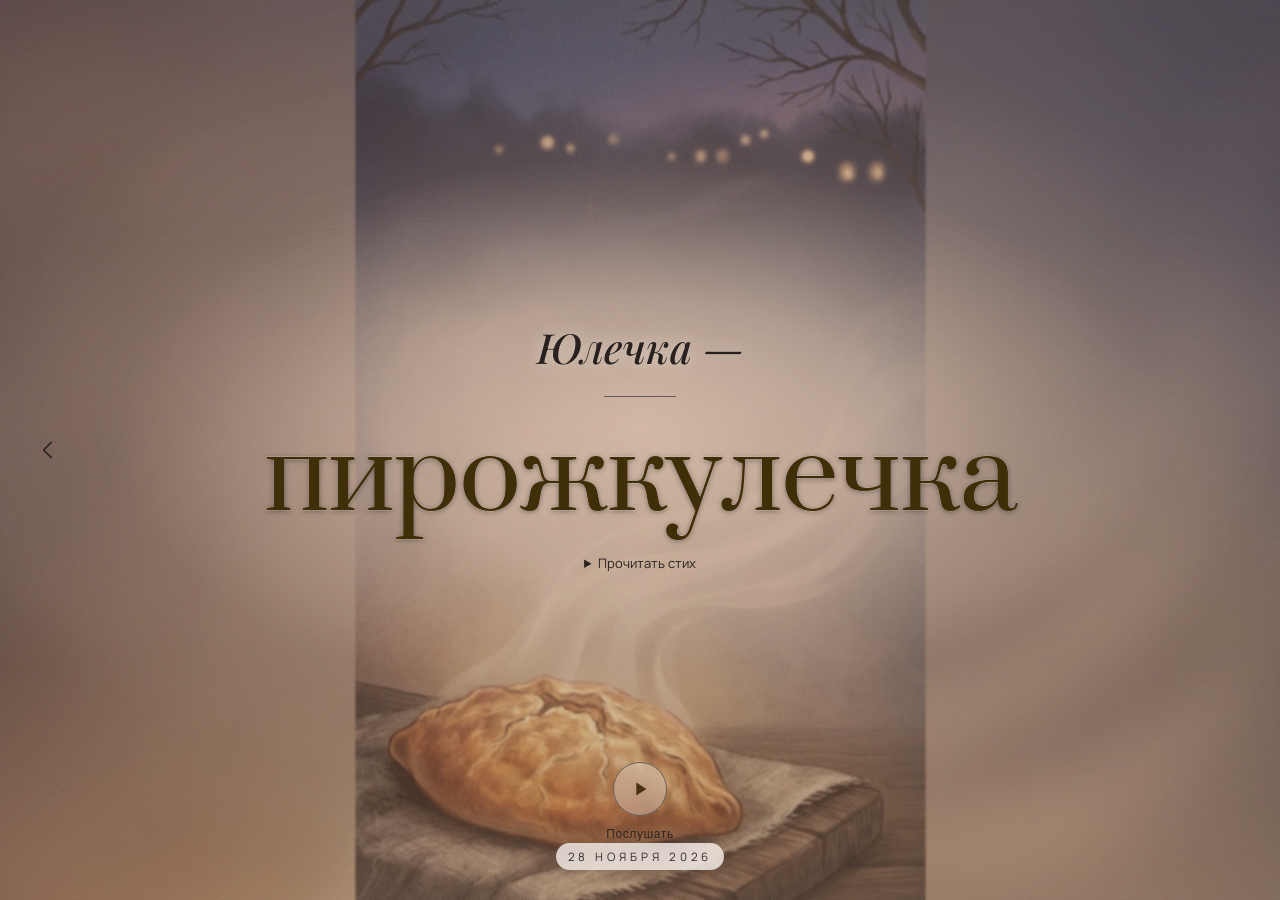
<file: index.html>
<!DOCTYPE html>
<html lang="ru">
<head>
    <meta charset="UTF-8">
    <meta name="viewport" content="width=device-width, initial-scale=1.0">
    <title>Для Юлечки</title>

    <!-- Базовые премиум-шрифты (с кириллицей). Шрифт слова на день подгружается из JS -->
    <link rel="preconnect" href="https://fonts.googleapis.com">
    <link rel="preconnect" href="https://fonts.gstatic.com" crossorigin>
    <link href="https://fonts.googleapis.com/css2?family=Manrope:wght@400;500;600&family=Playfair+Display:ital,wght@0,500;0,600;1,500&display=swap" rel="stylesheet">

    <!-- PWA: установка на экран телефона -->
    <meta name="theme-color" content="#f4e9e3">
    <link rel="manifest" href="manifest.webmanifest">
    <link rel="apple-touch-icon" href="apple-touch-icon.png">
    <link rel="icon" type="image/png" sizes="192x192" href="icon-192.png">
    <meta name="mobile-web-app-capable" content="yes">
    <meta name="apple-mobile-web-app-capable" content="yes">
    <meta name="apple-mobile-web-app-status-bar-style" content="default">
    <meta name="apple-mobile-web-app-title" content="Юлечке">

    <link rel="stylesheet" href="styles.css">
</head>
<body>

    <div id="image-backdrop" aria-hidden="true">
        <img id="image-bg" alt="" decoding="async">
        <video id="video-bg" muted loop autoplay playsinline preload="metadata" aria-hidden="true"></video>
        <i class="image-light a"></i><i class="image-light b"></i>
    </div>
    <div id="art" aria-hidden="true"></div>
    <iframe id="scene" aria-hidden="true" sandbox="allow-scripts" referrerpolicy="no-referrer" hidden></iframe>
    <main class="card">
        <h1 class="name">Юлечка —</h1>
        <div class="rule"></div>
        <p class="rhyme" id="rhyme">…</p>
        <details class="poem" id="poem"><summary>Прочитать стих</summary><p id="poem-text"></p></details>
    </main>
    <div class="date" id="date" hidden></div>
    <button id="play" class="play" type="button" aria-label="Послушать" hidden>
        <svg class="ring" viewBox="0 0 56 56" aria-hidden="true"><circle id="play-ring" cx="28" cy="28" r="26.5"/></svg>
        <svg viewBox="0 0 24 24" width="22" height="22" aria-hidden="true"><path id="play-icon" d="M8 5v14l11-7z"/></svg>
    </button>
    <button id="bell" class="bell" type="button" aria-label="Включить уведомления" hidden>
        <svg viewBox="0 0 24 24" width="20" height="20" stroke-width="1.6" stroke-linecap="round" stroke-linejoin="round" aria-hidden="true">
            <path d="M18 8a6 6 0 0 0-12 0c0 7-3 9-3 9h18s-3-2-3-9"/><path d="M13.7 21a2 2 0 0 1-3.4 0"/>
        </svg>
    </button>
    <button id="nav-prev" class="nav nav-prev" type="button" aria-label="Прошлый день" hidden>
        <svg viewBox="0 0 24 24" width="26" height="26" fill="none" stroke-width="1.6" stroke-linecap="round" stroke-linejoin="round" aria-hidden="true"><path d="M15 5l-7 7 7 7"/></svg>
    </button>
    <button id="nav-next" class="nav nav-next" type="button" aria-label="Следующий день" hidden>
        <svg viewBox="0 0 24 24" width="26" height="26" fill="none" stroke-width="1.6" stroke-linecap="round" stroke-linejoin="round" aria-hidden="true"><path d="M9 5l7 7-7 7"/></svg>
    </button>
    <div id="install" class="install" role="button" tabindex="0" hidden>
        <span id="install-text">Добавить на экран телефона</span>
        <button id="install-close" class="install-x" type="button" aria-label="Скрыть">×</button>
    </div>
    <div id="share-hint" class="install" role="button" tabindex="0" hidden>
        <span>Уведомления включены! Нажми, чтобы отправить код&nbsp;💌</span>
    </div>

    <script src="app.js"></script>
</body>
</html>
</file>
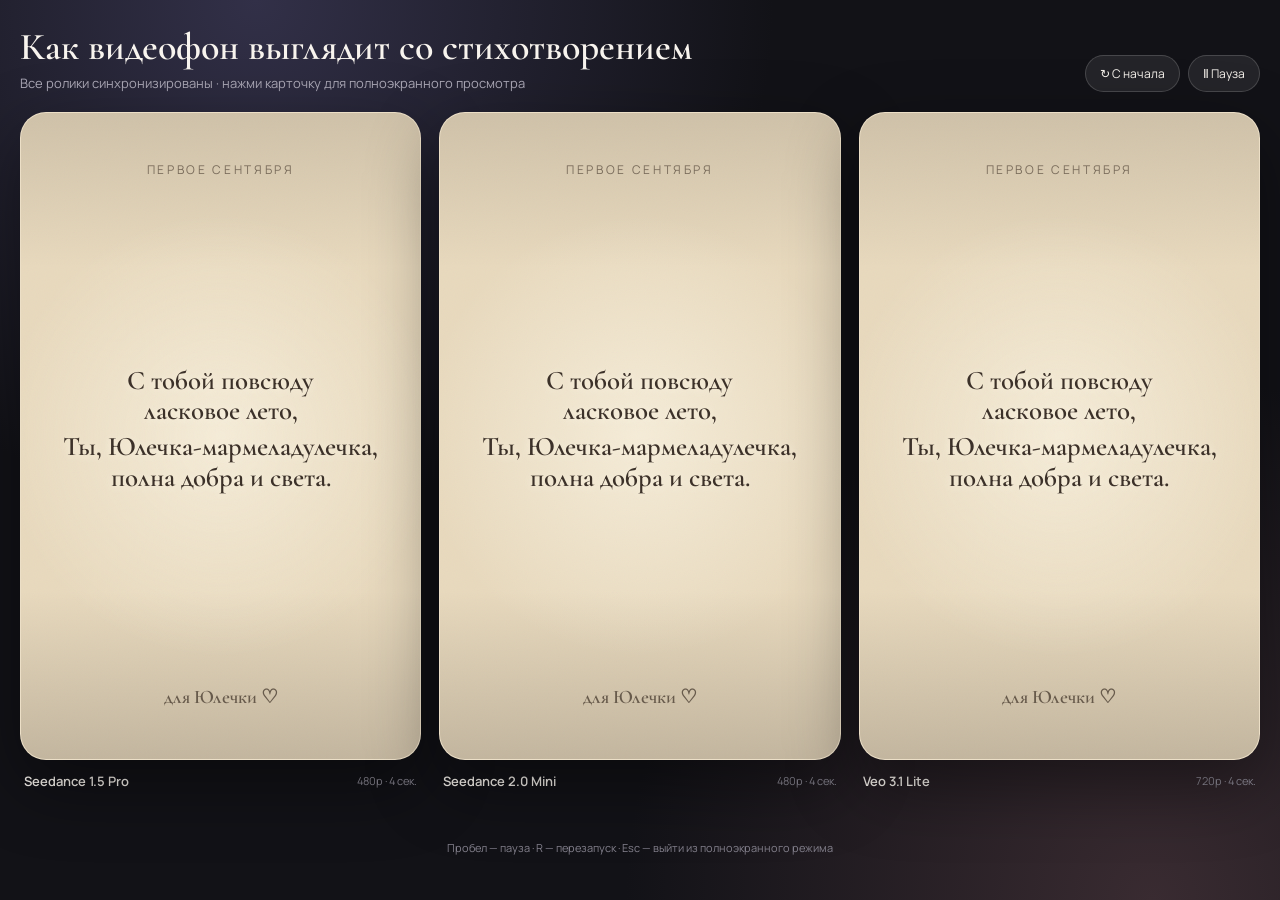
<file: video-tests/preview.html>
<!doctype html>
<html lang="ru">
<head>
  <meta charset="utf-8">
  <meta name="viewport" content="width=device-width, initial-scale=1">
  <title>Сравнение видеофонов — Юлечка</title>
  <style>
    @import url("https://fonts.googleapis.com/css2?family=Cormorant+Garamond:wght@500;600&family=Manrope:wght@400;600&display=swap");

    :root { color-scheme: dark; font-family: Manrope, system-ui, sans-serif; }
    * { box-sizing: border-box; }
    body {
      margin: 0;
      min-height: 100vh;
      color: #f8f4ee;
      background:
        radial-gradient(circle at 20% 0%, #323048 0, transparent 38%),
        radial-gradient(circle at 90% 100%, #392b31 0, transparent 36%),
        #121217;
    }
    header {
      display: flex;
      align-items: end;
      justify-content: space-between;
      gap: 24px;
      width: min(1240px, calc(100% - 40px));
      margin: 0 auto;
      padding: 28px 0 20px;
    }
    h1 { margin: 0 0 6px; font: 600 clamp(24px, 3vw, 38px)/1.05 "Cormorant Garamond", serif; }
    .subtitle { margin: 0; color: #aaa7b5; font-size: 13px; }
    .controls { display: flex; gap: 8px; flex: none; }
    button {
      border: 1px solid rgba(255,255,255,.16);
      border-radius: 999px;
      padding: 9px 14px;
      color: inherit;
      background: rgba(255,255,255,.08);
      cursor: pointer;
      font: inherit;
      font-size: 12px;
      transition: background .2s, transform .2s;
    }
    button:hover { background: rgba(255,255,255,.15); transform: translateY(-1px); }
    .grid {
      display: grid;
      grid-template-columns: repeat(3, minmax(260px, 1fr));
      gap: 18px;
      width: min(1240px, calc(100% - 40px));
      margin: 0 auto;
      padding-bottom: 36px;
    }
    .candidate { min-width: 0; }
    .stage {
      position: relative;
      isolation: isolate;
      overflow: hidden;
      width: 100%;
      aspect-ratio: 9 / 16;
      max-height: 72vh;
      border: 1px solid rgba(255,255,255,.15);
      border-radius: 26px;
      background: #e8d9bd;
      box-shadow: 0 25px 70px rgba(0,0,0,.42);
      cursor: zoom-in;
    }
    video {
      position: absolute;
      inset: 0;
      z-index: -3;
      width: 100%;
      height: 100%;
      object-fit: cover;
    }
    .wash {
      position: absolute;
      inset: 0;
      z-index: -2;
      background:
        radial-gradient(ellipse 72% 45% at 50% 50%, rgba(255,250,235,.58), rgba(255,250,235,.14) 58%, transparent 76%),
        linear-gradient(180deg, rgba(25,20,18,.12), transparent 24%, transparent 74%, rgba(25,20,18,.18));
      pointer-events: none;
    }
    .grain {
      position: absolute;
      inset: 0;
      z-index: -1;
      opacity: .08;
      pointer-events: none;
      background-image: url("data:image/svg+xml,%3Csvg xmlns='http://www.w3.org/2000/svg' width='120' height='120'%3E%3Cfilter id='n'%3E%3CfeTurbulence type='fractalNoise' baseFrequency='.9' numOctaves='2' stitchTiles='stitch'/%3E%3C/filter%3E%3Crect width='100%25' height='100%25' filter='url(%23n)' opacity='.5'/%3E%3C/svg%3E");
    }
    .date {
      position: absolute;
      top: 7.5%;
      left: 50%;
      transform: translateX(-50%);
      color: rgba(63,50,39,.62);
      font-size: clamp(9px, 1vw, 12px);
      letter-spacing: .22em;
      text-transform: uppercase;
      white-space: nowrap;
    }
    .poem {
      position: absolute;
      top: 49%;
      left: 9%;
      right: 9%;
      transform: translateY(-50%);
      color: #3c3129;
      text-align: center;
      text-wrap: balance;
      text-shadow: 0 1px 10px rgba(255,250,235,.88);
    }
    .poem p { margin: .22em 0; font: 600 clamp(21px, 2.1vw, 34px)/1.12 "Cormorant Garamond", Georgia, serif; }
    .signature {
      position: absolute;
      bottom: 8%;
      left: 50%;
      transform: translateX(-50%);
      color: rgba(63,50,39,.72);
      font: 600 clamp(15px, 1.5vw, 20px)/1 "Cormorant Garamond", serif;
      white-space: nowrap;
    }
    .model {
      display: flex;
      align-items: center;
      justify-content: space-between;
      gap: 10px;
      padding: 12px 4px 0;
    }
    .model strong { font-size: 13px; font-weight: 600; }
    .model span { color: #8f8c98; font-size: 11px; }
    .hint { margin: 14px 4px 0; color: #85828e; font-size: 11px; text-align: center; }
    .stage:fullscreen { width: 100vw; height: 100vh; max-height: none; border: 0; border-radius: 0; aspect-ratio: auto; cursor: zoom-out; }
    .stage:fullscreen .poem p { font-size: clamp(28px, 4vw, 54px); }

    @media (max-width: 900px) {
      header { align-items: start; flex-direction: column; }
      .grid {
        grid-template-columns: repeat(3, minmax(78vw, 78vw));
        overflow-x: auto;
        scroll-snap-type: x mandatory;
        padding-right: 11vw;
        scrollbar-width: thin;
      }
      .candidate { scroll-snap-align: center; }
      .stage { max-height: none; }
      .poem p { font-size: clamp(25px, 6vw, 38px); }
    }
  </style>
</head>
<body>
  <header>
    <div>
      <h1>Как видеофон выглядит со стихотворением</h1>
      <p class="subtitle">Все ролики синхронизированы · нажми карточку для полноэкранного просмотра</p>
    </div>
    <div class="controls">
      <button id="restart" type="button">↻ С начала</button>
      <button id="toggle" type="button">Ⅱ Пауза</button>
    </div>
  </header>

  <main class="grid">
    <article class="candidate">
      <div class="stage" tabindex="0" aria-label="Seedance 1.5 Pro, открыть на весь экран">
        <video src="seedance-1-5-pro.mp4" muted loop autoplay playsinline preload="auto"></video>
        <div class="wash"></div><div class="grain"></div>
        <div class="date">первое сентября</div>
        <div class="poem"><p>С тобой повсюду<br>ласковое лето,</p><p>Ты, Юлечка-мармеладулечка,<br>полна добра и света.</p></div>
        <div class="signature">для Юлечки ♡</div>
      </div>
      <div class="model"><strong>Seedance 1.5 Pro</strong><span>480p · 4 сек.</span></div>
    </article>

    <article class="candidate">
      <div class="stage" tabindex="0" aria-label="Seedance 2.0 Mini, открыть на весь экран">
        <video src="seedance-2-0-mini.mp4" muted loop autoplay playsinline preload="auto"></video>
        <div class="wash"></div><div class="grain"></div>
        <div class="date">первое сентября</div>
        <div class="poem"><p>С тобой повсюду<br>ласковое лето,</p><p>Ты, Юлечка-мармеладулечка,<br>полна добра и света.</p></div>
        <div class="signature">для Юлечки ♡</div>
      </div>
      <div class="model"><strong>Seedance 2.0 Mini</strong><span>480p · 4 сек.</span></div>
    </article>

    <article class="candidate">
      <div class="stage" tabindex="0" aria-label="Veo 3.1 Lite, открыть на весь экран">
        <video src="veo-3-1-lite.mp4" muted loop autoplay playsinline preload="auto"></video>
        <div class="wash"></div><div class="grain"></div>
        <div class="date">первое сентября</div>
        <div class="poem"><p>С тобой повсюду<br>ласковое лето,</p><p>Ты, Юлечка-мармеладулечка,<br>полна добра и света.</p></div>
        <div class="signature">для Юлечки ♡</div>
      </div>
      <div class="model"><strong>Veo 3.1 Lite</strong><span>720p · 4 сек.</span></div>
    </article>
  </main>
  <p class="hint">Пробел — пауза · R — перезапуск · Esc — выйти из полноэкранного режима</p>

  <script>
    const videos = [...document.querySelectorAll("video")];
    const toggle = document.getElementById("toggle");
    const restart = document.getElementById("restart");
    let playing = true;

    function restartAll() {
      videos.forEach(video => { video.currentTime = 0; });
      if (playing) videos.forEach(video => video.play().catch(() => {}));
    }
    function toggleAll() {
      playing = !playing;
      videos.forEach(video => playing ? video.play().catch(() => {}) : video.pause());
      toggle.textContent = playing ? "Ⅱ Пауза" : "▶ Играть";
    }
    restart.addEventListener("click", restartAll);
    toggle.addEventListener("click", toggleAll);
    document.querySelectorAll(".stage").forEach(stage => {
      const open = () => stage.requestFullscreen?.();
      stage.addEventListener("click", open);
      stage.addEventListener("keydown", event => {
        if (event.key === "Enter") open();
      });
    });
    document.addEventListener("keydown", event => {
      if (event.code === "Space") { event.preventDefault(); toggleAll(); }
      if (event.key.toLowerCase() === "r") restartAll();
    });
    Promise.allSettled(videos.map(video => video.play())).then(restartAll);
  </script>
</body>
</html>
</file>
<file: styles.css>
:root {
            --canvas: #fbf8f5;
            --ink: #1c1614;
            --ink-soft: #6a5f5a;
            --accent: #b0567a;
            --name-color: #6a5f5a;
            --name-edge: rgba(255, 255, 255, 0.42);
            --rhyme-edge: rgba(255, 255, 255, 0.66);
            --rhyme-shadow: rgba(23, 14, 18, 0.38);
            --line: #d9cfca;
            --mesh: none;
            --rhyme-font: "Playfair Display", serif;   /* JS подменит на шрифт дня */
        }

        * { box-sizing: border-box; }
        html, body { height: 100%; }

        body {
            margin: 0;
            min-height: 100svh;
            display: flex;
            align-items: center;
            justify-content: center;
            padding: clamp(24px, 6vw, 80px);
            font-family: "Manrope", -apple-system, BlinkMacSystemFont, "Segoe UI", sans-serif;
            color: var(--ink);
            background-color: var(--canvas);
            text-align: center;
            user-select: none;
            overflow: hidden;
            -webkit-font-smoothing: antialiased;
            text-rendering: optimizeLegibility;
            transition: background-color 1.4s ease, color 1.4s ease;
        }

        /* Живой mesh-градиент дня */
        body::before {
            content: "";
            position: fixed;
            inset: -30%;
            z-index: -3;
            background-image: var(--mesh);
            background-repeat: no-repeat;
            transition: background-image 1.4s ease;
            animation: drift 28s ease-in-out infinite alternate;
            will-change: transform;
        }

        /* Виньетка + тонкое зерно */
        body::after {
            content: "";
            position: fixed;
            inset: 0;
            z-index: -1;
            pointer-events: none;
            background-image:
                radial-gradient(145% 105% at 50% 38%, transparent 52%, rgba(0,0,0,0.16) 100%),
                url("data:image/svg+xml,%3Csvg xmlns='http://www.w3.org/2000/svg' width='140' height='140'%3E%3Cfilter id='n'%3E%3CfeTurbulence type='fractalNoise' baseFrequency='0.85' numOctaves='2' stitchTiles='stitch'/%3E%3C/filter%3E%3Crect width='100%25' height='100%25' filter='url(%23n)' opacity='0.4'/%3E%3C/svg%3E");
            background-size: cover, 150px 150px;
            background-repeat: no-repeat, repeat;
            opacity: 0.9;
            mix-blend-mode: soft-light;
        }

        /* AI-иллюстрация: cover-фон, спокойный центр и два мягких живых световых слоя */
        #image-backdrop {
            position: fixed;
            inset: -3%;
            z-index: -3;
            overflow: hidden;
            pointer-events: none;
            opacity: 0;
            transition: opacity 1.8s ease;
            --wash-rgb: 251, 248, 245;
            --glow-a: rgba(247, 217, 196, 0.34);
            --glow-b: rgba(200, 162, 216, 0.28);
        }
        #image-backdrop img, #image-backdrop video {
            position: absolute; inset: 0;
            width: 100%; height: 100%; display: block;
            object-fit: cover; object-position: 50% 50%;
            filter: saturate(0.88) contrast(0.92) brightness(0.92);
            transition: opacity 1.2s ease;
        }
        #image-backdrop img {
            transform: scale(1.07);
            animation: imageBreathe 32s ease-in-out infinite alternate;
        }
        #image-backdrop video {
            opacity: 0;
            transform: scale(1.035);
        }
        #image-backdrop.has-video .image-light { opacity: 0.16; animation: none; }
        #image-backdrop::after {
            content: ""; position: absolute; inset: 0;
            background:
                radial-gradient(ellipse 54% 40% at 50% 48%, rgba(var(--wash-rgb),0.88) 0%, rgba(var(--wash-rgb),0.64) 34%, rgba(var(--wash-rgb),0.12) 72%, transparent 100%),
                linear-gradient(180deg, rgba(var(--wash-rgb),0.10), transparent 28%, transparent 72%, rgba(var(--wash-rgb),0.18));
            -webkit-backdrop-filter: blur(0.8px);
                    backdrop-filter: blur(0.8px);
        }
        .image-light {
            position: absolute; width: 68vmax; height: 68vmax; border-radius: 50%;
            filter: blur(48px); opacity: 0.7; mix-blend-mode: soft-light;
            will-change: transform;
        }
        .image-light.a { left: -28vmax; top: -30vmax; background: radial-gradient(circle, var(--glow-a), transparent 68%); animation: lightFloatA 24s ease-in-out infinite alternate; }
        .image-light.b { right: -30vmax; bottom: -32vmax; background: radial-gradient(circle, var(--glow-b), transparent 68%); animation: lightFloatB 29s ease-in-out infinite alternate; }

        /* Фоновый слой дня: SVG-орнамент (#art) или живая JS-сцена в песочнице (#scene) */
        #art, #scene {
            position: fixed;
            inset: 0;
            z-index: -2;
            pointer-events: none;
            opacity: 0;
            transition: opacity 1.6s ease;
            -webkit-mask-image: radial-gradient(72% 52% at 50% 47%, rgba(0,0,0,0.18), rgba(0,0,0,0.6) 46%, #000 78%);
                    mask-image: radial-gradient(72% 52% at 50% 47%, rgba(0,0,0,0.18), rgba(0,0,0,0.6) 46%, #000 78%);
        }
        /* iframe — replaced-элемент: inset:0 сам по себе его НЕ растягивает
           (при width:auto остаётся встроенный размер 300×150 в углу) */
        #scene { border: 0; background: transparent; width: 100%; height: 100%; }
        #art svg { width: 100%; height: 100%; display: block; }

        /* Осознанная анимация орнамента — медленная, в одном ритме с дрейфом фона */
        #art .art-spin { transform-box: view-box; transform-origin: 50% 50%; will-change: transform; }
        #art .art-constellation { animation: artSpin 160s linear infinite; }
        #art .art-petals        { animation: artSpinRev 150s linear infinite; }
        #art .art-orbits        { animation: artSpin 110s linear infinite; }
        #art .art-rays          { animation: artSpin 95s  linear infinite; }
        #art .art-lattice       { animation: artSpinRev 210s linear infinite; }
        #art .art-waves         { animation: artDrift 26s ease-in-out infinite alternate; }
        #art .art-gen           { animation: artSway 30s ease-in-out infinite alternate; }
        #art .tw                { animation: twinkle 4s ease-in-out infinite; }

        @keyframes artSpin    { from { transform: rotate(0deg)    scale(1.45); } to { transform: rotate(360deg)  scale(1.45); } }
        @keyframes artSpinRev { from { transform: rotate(0deg)    scale(1.45); } to { transform: rotate(-360deg) scale(1.45); } }
        @keyframes artSway    { from { transform: rotate(-5deg)   scale(1.16); } to { transform: rotate(5deg)    scale(1.16); } }
        @keyframes artDrift   { from { transform: translateX(-3%) scale(1.12); } to { transform: translateX(3%)  scale(1.12); } }
        @keyframes twinkle    { 0%, 100% { opacity: 0.4; } 50% { opacity: 1; } }

        .card {
            position: relative;
            z-index: 0;
            max-width: 760px;
            width: 100%;
            opacity: 0;
            transform: translateY(14px);
            animation: rise 1.1s cubic-bezier(0.22, 1, 0.36, 1) forwards;
        }

        .eyebrow {
            font-size: clamp(0.7rem, 2.4vw, 0.82rem);
            letter-spacing: 0.42em;
            text-transform: uppercase;
            color: var(--ink-soft);
            margin: 0 0 clamp(20px, 5vw, 34px);
            padding-left: 0.42em;
        }

        .name {
            font-family: "Playfair Display", serif;
            font-weight: 500;
            font-style: italic;
            font-size: clamp(1.6rem, 6vw, 2.6rem);
            line-height: 1;
            color: var(--name-color);
            -webkit-text-stroke: 0.35px var(--name-edge);
            paint-order: stroke fill;
            filter: drop-shadow(0 0 0.2em var(--name-edge));
            transition: color 0.9s ease, filter 0.9s ease;
            margin: 0;
        }

        .rule {
            width: clamp(40px, 12vw, 72px);
            height: 1px;
            margin: clamp(18px, 4vw, 28px) auto;
            background: var(--line);
        }

        .rhyme {
            font-family: var(--rhyme-font);
            font-weight: 500;
            font-size: clamp(3.4rem, 17vw, 7.5rem);
            line-height: 1.02;
            letter-spacing: -0.01em;
            color: var(--accent);
            -webkit-text-stroke: 0.3px var(--rhyme-edge);
            paint-order: stroke fill;
            filter:
                drop-shadow(0 0.015em 0.025em var(--rhyme-shadow));
            transition: color 0.9s ease, filter 0.9s ease;
            margin: 0;
            cursor: pointer;             /* тап по слову переигрывает появление букв */
            -webkit-tap-highlight-color: transparent;
        }
        .rhyme .word { white-space: nowrap; }

        /* Появление по буквам — базовая анимация, набор подменяется классом anim-* */
        .rhyme .ch {
            display: inline-block;
            opacity: 0;
            animation: chRise 0.7s cubic-bezier(0.22, 1, 0.36, 1) both;
        }
        .rhyme.anim-fade  .ch { animation-name: chFade; }
        .rhyme.anim-blur  .ch { animation-name: chBlur; }
        .rhyme.anim-scale .ch { animation-name: chScale; }
        .rhyme.anim-drop  .ch { animation-name: chDrop; }
        .rhyme.anim-glow  .ch { animation-name: chGlow; animation-duration: 1.1s; }
        .rhyme.anim-wave  .ch { animation-name: chWave; }

        .date {
            position: fixed;
            left: 0; right: 0; bottom: clamp(18px, 4vw, 30px);
            text-align: center;
            font-size: clamp(0.62rem, 2vw, 0.72rem);
            letter-spacing: 0.34em;
            text-transform: uppercase;
            color: var(--ink-soft);
            opacity: 0;
            animation: fadeIn 1s ease 1s forwards;
        }

        /* Деликатная кнопка прослушивания (появляется, только если есть аудио) */
        .play {
            position: fixed;
            left: 50%;
            bottom: clamp(58px, 9vw, 84px);
            transform: translateX(-50%);
            width: 54px; height: 54px;
            display: grid; place-items: center;
            border: 1px solid var(--line);
            border-radius: 50%;
            background: rgba(255, 255, 255, 0.16);
            -webkit-backdrop-filter: blur(8px);
                    backdrop-filter: blur(8px);
            cursor: pointer;
            opacity: 0;
            transition: transform 0.25s ease, opacity 0.8s ease, background 0.25s ease;
            z-index: 1;
            -webkit-tap-highlight-color: transparent;
        }
        .play[hidden] { display: none; }
        .play.show { opacity: 0.92; }
        .play:hover { transform: translateX(-50%) scale(1.08); background: rgba(255, 255, 255, 0.28); }
        .play svg { display: block; fill: var(--accent); }

        /* Кольцо прогресса воспроизведения вокруг кнопки */
        .play .ring {
            position: absolute;
            inset: -1px;
            width: calc(100% + 2px);
            height: calc(100% + 2px);
            transform: rotate(-90deg);
            pointer-events: none;
            fill: none;
        }
        .play .ring circle {
            fill: none;
            stroke: var(--accent);
            stroke-width: 2;
            stroke-linecap: round;
            opacity: 0;
            transition: opacity 0.4s ease;
        }

        /* Колокольчик: включить пуш-уведомления (виден, пока подписка не настроена) */
        .bell {
            position: fixed;
            right: clamp(14px, 4vw, 30px);
            bottom: clamp(58px, 9vw, 84px);
            width: 44px; height: 44px;
            display: grid; place-items: center;
            border: 1px solid var(--line);
            border-radius: 50%;
            background: rgba(255, 255, 255, 0.16);
            -webkit-backdrop-filter: blur(8px);
                    backdrop-filter: blur(8px);
            cursor: pointer;
            opacity: 0;
            transition: transform 0.25s ease, opacity 0.8s ease, background 0.25s ease;
            z-index: 1;
            -webkit-tap-highlight-color: transparent;
        }
        .bell[hidden] { display: none; }
        .bell.show { opacity: 0.8; }
        .bell:hover { transform: scale(1.08); background: rgba(255, 255, 255, 0.28); }
        .bell svg { display: block; stroke: var(--ink-soft); fill: none; }

        /* Стрелки листания прошлых дней (появляются, когда архив загружен) */
        .nav {
            position: fixed;
            top: 50%;
            transform: translateY(-50%);
            width: 44px; height: 44px;
            display: grid; place-items: center;
            border: 0; padding: 0;
            background: transparent;
            color: var(--ink-soft);
            cursor: pointer;
            opacity: 0;
            transition: opacity 0.5s ease, transform 0.25s ease, visibility 0.5s;
            z-index: 2;
            -webkit-tap-highlight-color: transparent;
        }
        .nav[hidden] { display: none; }
        .nav.show { opacity: 0.4; }
        .nav.show:hover { opacity: 0.9; transform: translateY(-50%) scale(1.12); }
        .nav-prev { left: clamp(4px, 2.5vw, 26px); }
        .nav-next { right: clamp(4px, 2.5vw, 26px); }
        .nav svg { display: block; stroke: currentColor; }

        /* Подсказка «Добавить на экран телефона» — один раз, потом не показывается */
        .install {
            position: fixed;
            top: clamp(14px, 4vw, 26px);
            left: 50%;
            transform: translateX(-50%) translateY(-8px);
            display: flex; align-items: center; gap: 8px;
            max-width: calc(100vw - 28px);
            padding: 9px 10px 9px 18px;
            border: 1px solid var(--line);
            border-radius: 999px;
            background: rgba(255, 255, 255, 0.62);
            -webkit-backdrop-filter: blur(10px); backdrop-filter: blur(10px);
            color: var(--ink);
            font-size: clamp(0.78rem, 3vw, 0.9rem);
            box-shadow: 0 6px 24px rgba(0, 0, 0, 0.08);
            cursor: pointer;
            opacity: 0;
            transition: opacity 0.5s ease, transform 0.5s ease;
            z-index: 3;
        }
        .install[hidden] { display: none; }
        .install.show { opacity: 1; transform: translateX(-50%) translateY(0); }
        .install-x {
            border: 0; background: transparent; color: var(--ink-soft);
            font-size: 1.25rem; line-height: 1; cursor: pointer; padding: 0 4px;
        }

        @keyframes rise   { to { opacity: 1; transform: translateY(0); } }
        @keyframes fadeIn { to { opacity: 0.85; } }
        @keyframes drift {
            from { transform: translate3d(-2%, -1%, 0) scale(1.06) rotate(0deg); }
            to   { transform: translate3d(2%, 2%, 0)  scale(1.13) rotate(3deg); }
        }
        @keyframes imageBreathe { from { transform: scale(1.07) translate3d(-0.8%, -0.4%, 0); } to { transform: scale(1.13) translate3d(0.8%, 0.6%, 0); } }
        @keyframes lightFloatA { from { transform: translate3d(-2%, -1%, 0) scale(0.94); } to { transform: translate3d(15%, 12%, 0) scale(1.08); } }
        @keyframes lightFloatB { from { transform: translate3d(2%, 1%, 0) scale(1.06); } to { transform: translate3d(-14%, -10%, 0) scale(0.92); } }

        /* Эффекты появления буквы */
        @keyframes chRise  { from { opacity: 0; transform: translateY(0.32em); } to { opacity: 1; transform: translateY(0); } }
        @keyframes chFade  { from { opacity: 0; } to { opacity: 1; } }
        @keyframes chBlur  { from { opacity: 0; filter: blur(16px); } to { opacity: 1; filter: blur(0); } }
        @keyframes chScale { from { opacity: 0; transform: scale(0.4); } to { opacity: 1; transform: scale(1); } }
        @keyframes chDrop  { 0% { opacity: 0; transform: translateY(-0.7em); } 65% { opacity: 1; transform: translateY(0.09em); } 100% { opacity: 1; transform: translateY(0); } }
        @keyframes chGlow  { from { opacity: 0; text-shadow: 0 0 26px currentColor; } to { opacity: 1; text-shadow: 0 0 0 rgba(0,0,0,0); } }
        @keyframes chWave  { 0% { opacity: 0; transform: translateY(0.55em); } 60% { opacity: 1; transform: translateY(-0.14em); } 100% { opacity: 1; transform: translateY(0); } }

        @media (prefers-reduced-motion: reduce) {
            body::before, #image-backdrop img, .image-light { animation: none; }
            .card { animation: none; opacity: 1; transform: none; }
            .rhyme .ch { animation: none !important; opacity: 1; transform: none; filter: none; }
            .date { animation: none; opacity: 0.85; }
            #art .art-spin, #art .tw { animation: none !important; }
        }
        .date, .nav, .bell { color: var(--name-color); opacity: 1; }
        .nav.show, .bell.show { opacity: .95; }
        .date { animation: none; width: max-content; max-width: calc(100% - 32px); margin: auto; padding: 6px 12px; border-radius: 20px; color: #332b30; background: rgba(255,250,245,.76); backdrop-filter: blur(8px); }
        .nav svg, .bell svg { stroke: currentColor; }
        .play { color: var(--name-color); background: rgba(255,255,255,.32); }
        .play::after { content: "Послушать"; position: absolute; top: 64px; left: 50%; transform: translateX(-50%); font-size: 12px; letter-spacing: .05em; }
        .poem { margin: 22px auto 0; max-width: 560px; color: var(--name-color); font-size: clamp(14px, 3.5vw, 18px); line-height: 1.7; }
        .poem summary { cursor: pointer; font-size: 13px; }
        .poem p { white-space: pre-line; margin: 12px 0; }
        :focus-visible { outline: 2px solid var(--name-color); outline-offset: 5px; }
        @media (max-height: 600px) { body { overflow-y: auto; padding-bottom: 160px; padding-top: 50px; } .card { margin: auto; } }
        @media (min-aspect-ratio: 4/3) {
            #image-backdrop::before { content: ""; position: absolute; inset: -8%; background: var(--backdrop-image) center / cover; filter: blur(28px) brightness(.85); }
            #image-backdrop img, #image-backdrop video { object-fit: contain; }
            #image-backdrop { background: var(--canvas); }
        }
        @media (prefers-reduced-motion: reduce) {
            *, *::before, *::after { animation: none !important; transition: none !important; }
        }
</file>
